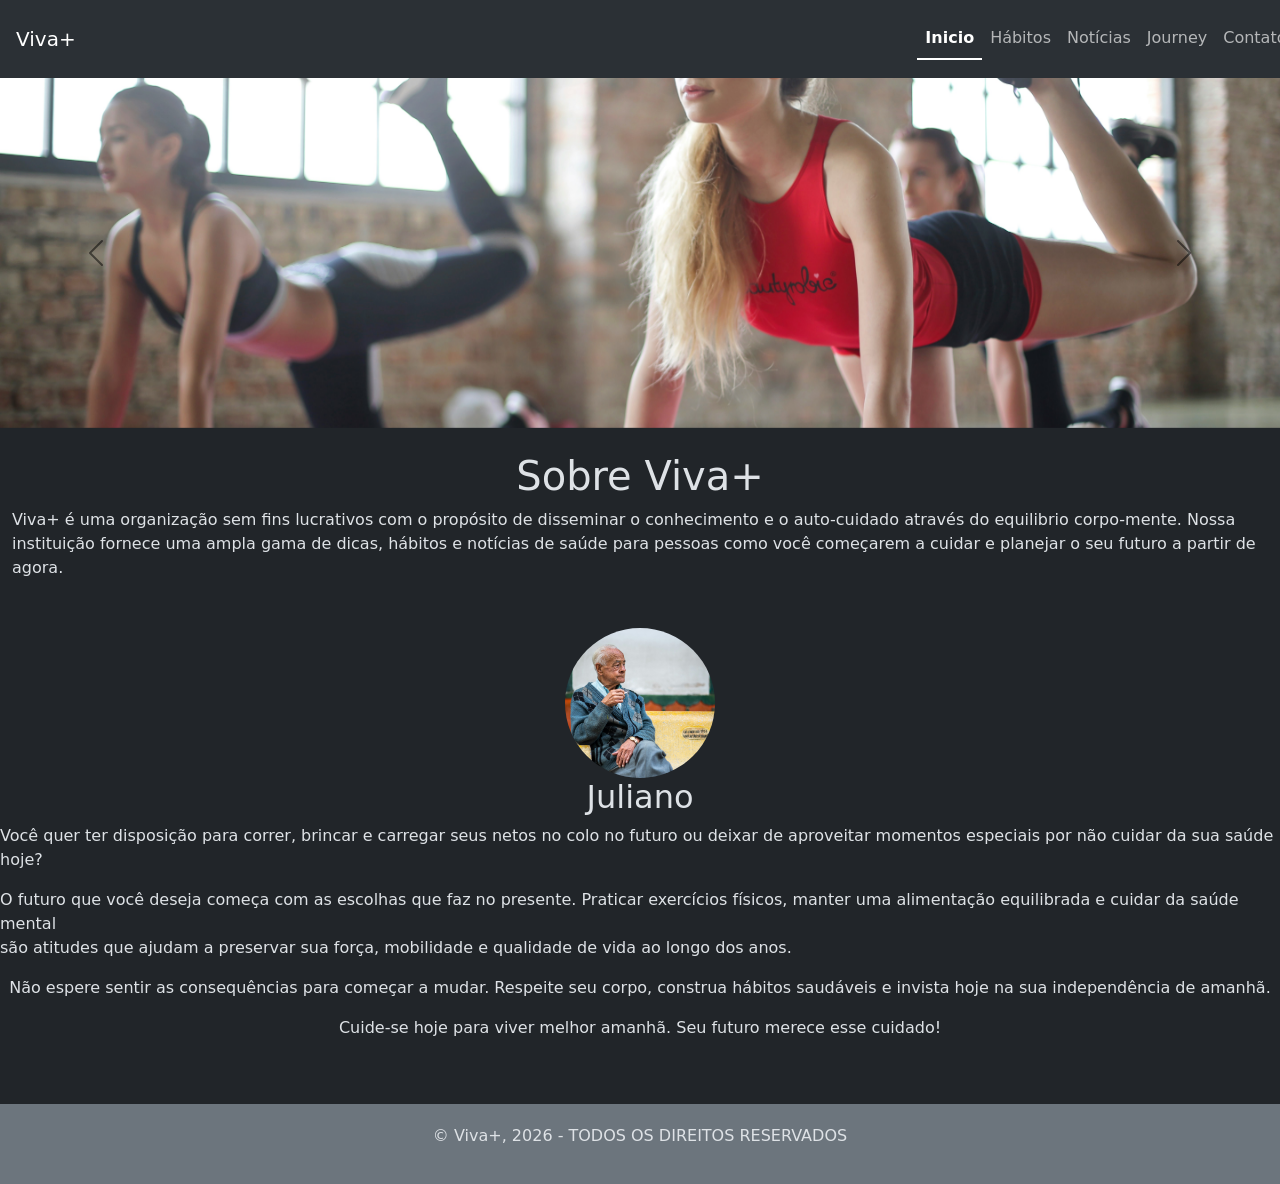
<file: index.html>
<!doctype html>
<html lang="pt-br" data-bs-theme="dark">
  <head>
    <meta charset="UTF-8" />
    <meta name="viewport" content="width=device-width, initial-scale=1.0" />
    <title>Viva+</title>
    <link rel="shortcut icon" href="./img/svg-page.svg" type="image/x-icon">
    <link
      href="https://cdn.jsdelivr.net/npm/bootstrap@5.3.3/dist/css/bootstrap.min.css"
      rel="stylesheet"
      integrity="sha384-QWTKZyjpPEjISv5WaRU9OFeRpok6YctnYmDr5pNlyT2bRjXh0JMhjY6hW+ALEwIH"
      crossorigin="anonymous"
    />
    <link rel="stylesheet" href="./css/global.css" />
    <link rel="stylesheet" href="./css/header.css" />
    <link rel="stylesheet" href="./css/style.css" />
  </head>
  <header>
    <nav class="row navbar nav-underline navbar-expand-lg bg-body-tertiary">
      <div class="col-8 m-3">
        <a class="navbar-brand" href="./index.html">Viva+</a>
      </div>
      <button
        class="navbar-toggler"
        type="button"
        data-bs-toggle="collapse"
        data-bs-target="#navbarNav"
        aria-controls="navbarNav"
        aria-expanded="false"
        aria-label="Toggle navigation"
      >
        <span class="navbar-toggler-icon"></span>
      </button>
      <div class="col-4 collapse navbar-collapse" id="navbarNav">
        <ul class="navbar-nav">
          <li class="nav-item">
            <a class="nav-link active" aria-current="page" href="./index.html">Inicio</a>
          </li>
          <li class="nav-item">
            <a class="nav-link" href="./habitos.html">Hábitos</a>
          </li>
          <li class="nav-item">
            <a class="nav-link" href="./noticias.html">Notícias</a>
          </li>
          <li class="nav-item">
            <a class="nav-link" href="./journey.html">Journey</a>
          </li>
          <li class="nav-item">
            <a class="nav-link" href="./contato.html">Contato</a>
          </li>
        </ul>
      </div>
    </nav>
  </header>
  <main>
    <section class="">
      <div id="carouselExample" class="carousel slide">
        <div class="carousel-inner">
          <div class="carousel-item active">
            <img
              src="./img/exerc-2.jpg"
              class="d-block w-100"
              alt="..."
            />
          </div>
          <div class="carousel-item">
            <img
              src="./img/exerc-1.jpg"
              class="d-block w-100"
              alt="..."
            />
          </div>
          <div class="carousel-item">
            <img
              src="./img/velhice-saude.jpg"
              class="d-block w-100"
              alt="..."
            />
          </div>
        </div>
        <button
          class="carousel-control-prev"
          type="button"
          data-bs-target="#carouselExample"
          data-bs-slide="prev"
        >
          <span class="carousel-control-prev-icon" aria-hidden="true"></span>
          <span class="visually-hidden">Previous</span>
        </button>
        <button
          class="carousel-control-next"
          type="button"
          data-bs-target="#carouselExample"
          data-bs-slide="next"
        >
          <span class="carousel-control-next-icon" aria-hidden="true"></span>
          <span class="visually-hidden">Next</span>
        </button>
      </div>
    </section>
    <section class="container-fluid">
      <div class="d-flex justify-content-center mt-4">
        <h1 class="">Sobre Viva+</h1>
      </div>
      <div>
        <p class="text-align">
          Viva+ é uma organização sem fins lucrativos com o propósito de
          disseminar o conhecimento e o auto-cuidado através do equilibrio
          corpo-mente. Nossa instituição fornece uma ampla gama de dicas,
          hábitos e notícias de saúde para pessoas como você começarem a cuidar
          e planejar o seu futuro a partir de agora.
        </p>
      </div>
    </section>
    <section>
      <div class="d-flex justify-content-center mt-5">
        <div class="d-flex flex-column align-items-center">
          <img class="rounded-circle" src="./img/homem.jpg" alt="">
            <title>Placeholder</title>
            <rect
              width="100%"
              height="100%"
              fill="var(--bs-secondary-color)"
            ></rect>
          </svg>
          <h2 class="fw-normal">Juliano</h2>
          <p class="text-align">
            Você quer ter disposição para correr, brincar e carregar seus netos no colo no futuro ou deixar de aproveitar momentos especiais por não cuidar da sua saúde hoje?
          </p>
          <p class="text-align">
             O futuro que você deseja começa com as escolhas que faz no presente. Praticar exercícios físicos, manter uma alimentação equilibrada e cuidar da saúde mental<br> são atitudes que ajudam a preservar sua força, mobilidade e qualidade de vida ao longo dos anos.

          </p>
          <p class="text-align">
            Não espere sentir as consequências para começar a mudar. Respeite seu corpo, construa hábitos saudáveis e invista hoje na sua independência de amanhã.
          </p>
          <p class="text-align">
              Cuide-se hoje para viver melhor amanhã. Seu futuro merece esse cuidado! 
          </p>
        </div>
      </div>
    </section>
  </main>
  <footer class="mt-5 d-flex align-items-center justify-content-center bg-secondary">
    <div>
      <p>&copy; Viva+, 2026 - TODOS OS DIREITOS RESERVADOS</p>
    </div>
  </footer>
  <body>
    <script
      src="https://cdn.jsdelivr.net/npm/bootstrap@5.3.3/dist/js/bootstrap.bundle.min.js"
      integrity="sha384-YvpcrYf0tY3lHB60NNkmXc5s9fDVZLESaAA55NDzOxhy9GkcIdslK1eN7N6jIeHz"
      crossorigin="anonymous"
    ></script>
  </body>
</html>
</file>
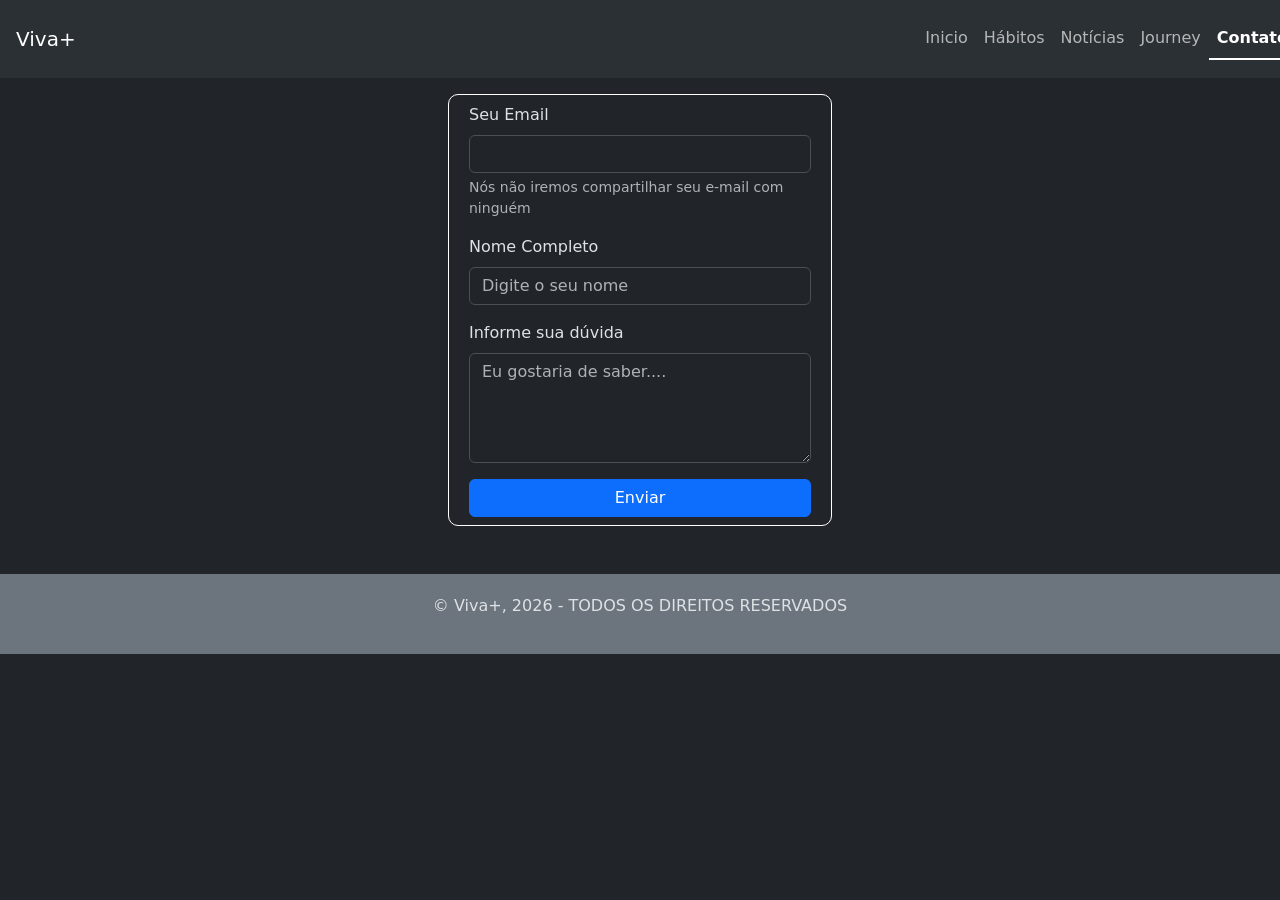
<file: contato.html>
<!doctype html>
<html lang="pt-br" data-bs-theme="dark">
  <head>
    <meta charset="UTF-8" />
    <meta name="viewport" content="width=device-width, initial-scale=1.0" />
    <title>Viva+ | Contato</title>
    <link rel="shortcut icon" href="./img/svg-page.svg" type="image/x-icon">
    <link
      href="https://cdn.jsdelivr.net/npm/bootstrap@5.3.3/dist/css/bootstrap.min.css"
      rel="stylesheet"
      integrity="sha384-QWTKZyjpPEjISv5WaRU9OFeRpok6YctnYmDr5pNlyT2bRjXh0JMhjY6hW+ALEwIH"
      crossorigin="anonymous"
    />
    <link rel="stylesheet" href="./css/global.css" />
    <link rel="stylesheet" href="./css/header.css" />
    <link rel="stylesheet" href="./css/style.css" />
  </head>
  <header>
    <nav class="row navbar nav-underline navbar-expand-lg bg-body-tertiary">
      <div class="col-8 m-3">
        <a class="navbar-brand" href="./index.html">Viva+</a>
      </div>
      <button
        class="navbar-toggler"
        type="button"
        data-bs-toggle="collapse"
        data-bs-target="#navbarNav"
        aria-controls="navbarNav"
        aria-expanded="false"
        aria-label="Toggle navigation"
      >
        <span class="navbar-toggler-icon"></span>
      </button>
      <div class="col-4 collapse navbar-collapse" id="navbarNav">
        <ul class="navbar-nav">
          <li class="nav-item">
            <a class="nav-link" aria-current="page" href="./index.html"
              >Inicio</a
            >
          </li>
          <li class="nav-item">
            <a class="nav-link" href="./habitos.html">Hábitos</a>
          </li>
          <li class="nav-item">
            <a class="nav-link" href="./noticias.html">Notícias</a>
          </li>
          <li class="nav-item">
            <a class="nav-link" href="./journey.html">Journey</a>
          </li>
          <li class="nav-item">
            <a class="nav-link active" href="./contato.html">Contato</a>
          </li>
        </ul>
      </div>
    </nav>
  </header>
  <main>
    <section>
      <div class="div-formulario d-flex justify-content-center align-items-center container-fluid mt-3">
        <form class="m-2">
          <div class="mb-3">
            <label for="exampleInputEmail1" class="form-label"
              >Seu Email</label
            >
            <input
              type="email"
              class="form-control"
              id="exampleInputEmail1"
              aria-describedby="emailHelp"
            />
            <div id="emailHelp" class="form-text">
              Nós não iremos compartilhar seu e-mail com ninguém
            </div>
          </div>
          <div class="mb-3">
            <label for="nome" class="form-label">Nome Completo</label>
            <input
              type="text"
              class="form-control"
              id="nome"
              name="nome"
              placeholder="Digite o seu nome"
            />
          </div>
          <div class="mb-3">
            <label for="descricao" class="form-label">Informe sua dúvida</label>
            <textarea
              class="form-control"
              id="descricao"
              name="descricao"
              rows="4"
              placeholder="Eu gostaria de saber...."
            ></textarea>
          </div>
          <button type="submit" class="btn btn-primary w-100">Enviar</button>
        </form>
      </div>
    </section>
  </main>
  <footer class="mt-5 d-flex align-items-center justify-content-center bg-secondary">
    <div>
      <p>&copy; Viva+, 2026 - TODOS OS DIREITOS RESERVADOS</p>
    </div>
  </footer>
  <body>
    <script
      src="https://cdn.jsdelivr.net/npm/bootstrap@5.3.3/dist/js/bootstrap.bundle.min.js"
      integrity="sha384-YvpcrYf0tY3lHB60NNkmXc5s9fDVZLESaAA55NDzOxhy9GkcIdslK1eN7N6jIeHz"
      crossorigin="anonymous"
    ></script>
  </body>
</html>
</file>
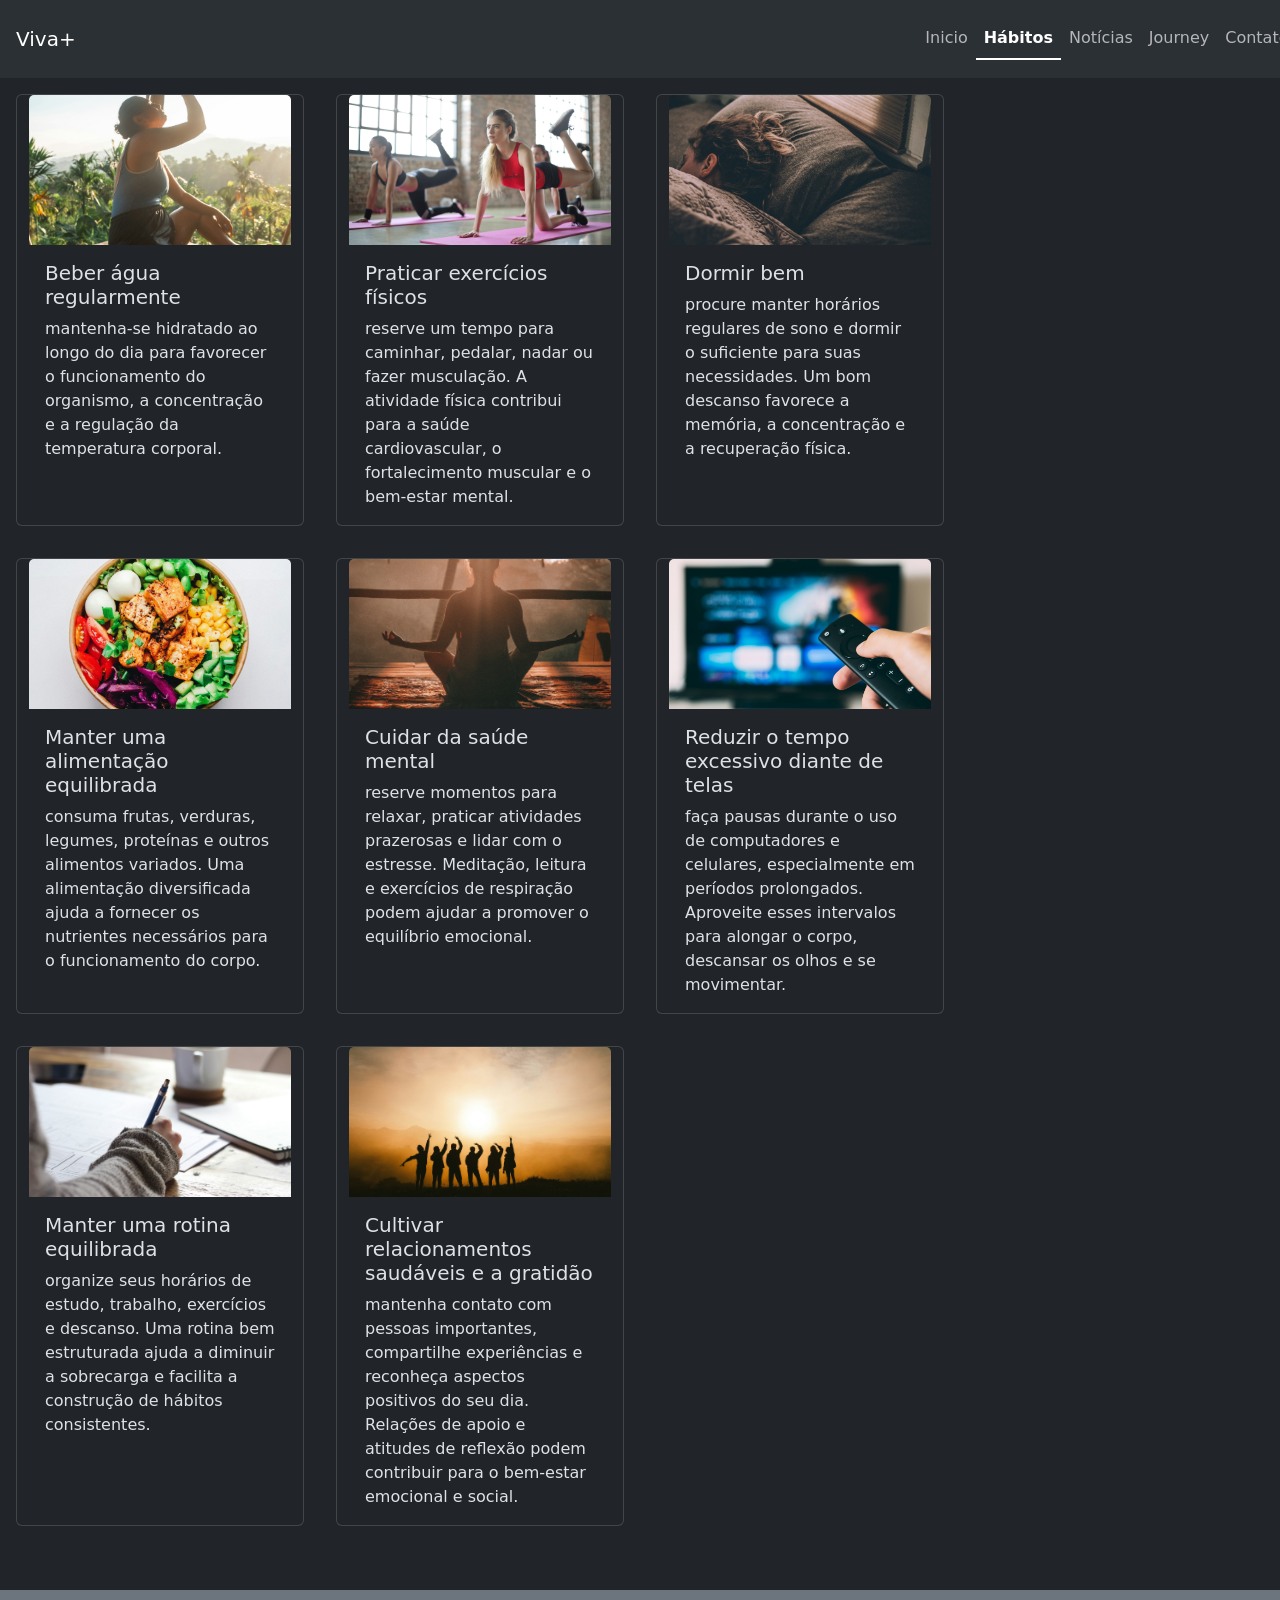
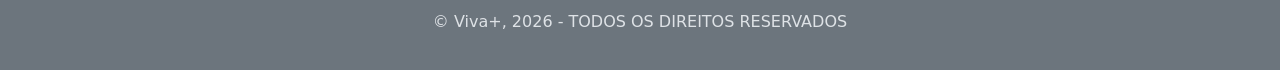
<file: habitos.html>
<!doctype html>
<html lang="pt-br" data-bs-theme="dark">
  <head>
    <meta charset="UTF-8" />
    <meta name="viewport" content="width=device-width, initial-scale=1.0" />
    <title>Viva+ | Hábitos</title>
    <link rel="shortcut icon" href="./img/svg-page.svg" type="image/x-icon">
    <link
      href="https://cdn.jsdelivr.net/npm/bootstrap@5.3.3/dist/css/bootstrap.min.css"
      rel="stylesheet"
      integrity="sha384-QWTKZyjpPEjISv5WaRU9OFeRpok6YctnYmDr5pNlyT2bRjXh0JMhjY6hW+ALEwIH"
      crossorigin="anonymous"
    />
    <link rel="stylesheet" href="./css/global.css" />
    <link rel="stylesheet" href="./css/header.css" />
    <link rel="stylesheet" href="./css/style.css" />
  </head>
  <header>
    <nav class="row navbar nav-underline navbar-expand-lg bg-body-tertiary">
      <div class="col-8 m-3">
        <a class="navbar-brand" href="./index.html">Viva+</a>
      </div>
      <button
        class="navbar-toggler"
        type="button"
        data-bs-toggle="collapse"
        data-bs-target="#navbarNav"
        aria-controls="navbarNav"
        aria-expanded="false"
        aria-label="Toggle navigation"
      >
        <span class="navbar-toggler-icon"></span>
      </button>
      <div class="col-4 collapse navbar-collapse" id="navbarNav">
        <ul class="navbar-nav">
          <li class="nav-item">
            <a class="nav-link" aria-current="page" href="./index.html">Inicio</a>
          </li>
          <li class="nav-item">
            <a class="nav-link active" href="./habitos.html">Hábitos</a>
          </li>
          <li class="nav-item">
            <a class="nav-link" href="./noticias.html">Notícias</a>
          </li>
          <li class="nav-item">
            <a class="nav-link" href="./journey.html">Journey</a>
          </li>
          <li class="nav-item">
            <a class="nav-link" href="./contato.html">Contato</a>
          </li>
        </ul>
      </div>
    </nav>
  </header>
  <main>
    <section>
      <div class="row container-fluid">
        <div class="card col-4 m-3" style="width: 18rem">
          <img src="./img/habitos/agua.jpg" class="card-img-top" alt="..." />
          <div class="card-body">
            <h5 class="card-title">Beber água regularmente</h5>
            <p class="card-text">
              mantenha-se hidratado ao longo do dia para favorecer o funcionamento do organismo, a concentração e a regulação da temperatura corporal.
            </p>
          </div>
        </div>
        <div class="card col-4 m-3" style="width: 18rem">
          <img src="./img/exerc-2.jpg" class="card-img-top" alt="..." />
          <div class="card-body">
            <h5 class="card-title">Praticar exercícios físicos</h5>
            <p class="card-text">
             reserve um tempo para caminhar, pedalar, nadar ou fazer musculação. A atividade física contribui para a saúde cardiovascular, o fortalecimento muscular e o bem-estar mental.
            </p>
          </div>
        </div>
        <div class="card col-4 m-3" style="width: 18rem">
          <img src="./img/habitos/dormir.jpg" class="card-img-top" alt="..." />
          <div class="card-body">
            <h5 class="card-title">Dormir bem</h5>
            <p class="card-text">
              procure manter horários regulares de sono e dormir o suficiente para suas necessidades. Um bom descanso favorece a memória, a concentração e a recuperação física.
            </p>
          </div>
        </div>
        <div class="card col-4 m-3" style="width: 18rem">
          <img src="./img/habitos/alimentacao.jpg" class="card-img-top" alt="..." />
          <div class="card-body">
            <h5 class="card-title">Manter uma alimentação equilibrada</h5>
            <p class="card-text">
              consuma frutas, verduras, legumes, proteínas e outros alimentos variados. Uma alimentação diversificada ajuda a fornecer os nutrientes necessários para o funcionamento do corpo.
            </p>
          </div>
        </div>
        <div class="card col-4 m-3" style="width: 18rem">
          <img src="./img/habitos/meditacao.jpg" class="card-img-top" alt="..." />
          <div class="card-body">
            <h5 class="card-title">Cuidar da saúde mental</h5>
            <p class="card-text">
              reserve momentos para relaxar, praticar atividades prazerosas e lidar com o estresse. Meditação, leitura e exercícios de respiração podem ajudar a promover o equilíbrio emocional.
            </p>
          </div>
        </div>
        <div class="card col-4 m-3" style="width: 18rem">
          <img src="./img/habitos/tv.jpg" class="card-img-top" alt="..." />
          <div class="card-body">
            <h5 class="card-title">Reduzir o tempo excessivo diante de telas</h5>
            <p class="card-text">
              faça pausas durante o uso de computadores e celulares, especialmente em períodos prolongados. Aproveite esses intervalos para alongar o corpo, descansar os olhos e se movimentar.
            </p>
          </div>
        </div>
        <div class="card col-4 m-3" style="width: 18rem">
          <img src="./img/habitos/estudo.jpg" class="card-img-top" alt="..." />
          <div class="card-body">
            <h5 class="card-title">Manter uma rotina equilibrada</h5>
            <p class="card-text">
              organize seus horários de estudo, trabalho, exercícios e descanso. Uma rotina bem estruturada ajuda a diminuir a sobrecarga e facilita a construção de hábitos consistentes.
            </p>
          </div>
        </div>
        <div class="card col-4 m-3" style="width: 18rem">
          <img src="./img/habitos/amizades.jpg" class="card-img-top" alt="..." />
          <div class="card-body">
            <h5 class="card-title">Cultivar relacionamentos saudáveis e a gratidão</h5>
            <p class="card-text">
              mantenha contato com pessoas importantes, compartilhe experiências e reconheça aspectos positivos do seu dia. Relações de apoio e atitudes de reflexão podem contribuir para o bem-estar emocional e social.
            </p>
          </div>
        </div>
      </div>
    </section>
  </main>
  <footer class="mt-5 d-flex align-items-center justify-content-center bg-secondary">
    <div>
      <p>&copy; Viva+, 2026 - TODOS OS DIREITOS RESERVADOS</p>
    </div>
  </footer>
  <body>
    <script
      src="https://cdn.jsdelivr.net/npm/bootstrap@5.3.3/dist/js/bootstrap.bundle.min.js"
      integrity="sha384-YvpcrYf0tY3lHB60NNkmXc5s9fDVZLESaAA55NDzOxhy9GkcIdslK1eN7N6jIeHz"
      crossorigin="anonymous"
    ></script>
  </body>
</html>
</file>
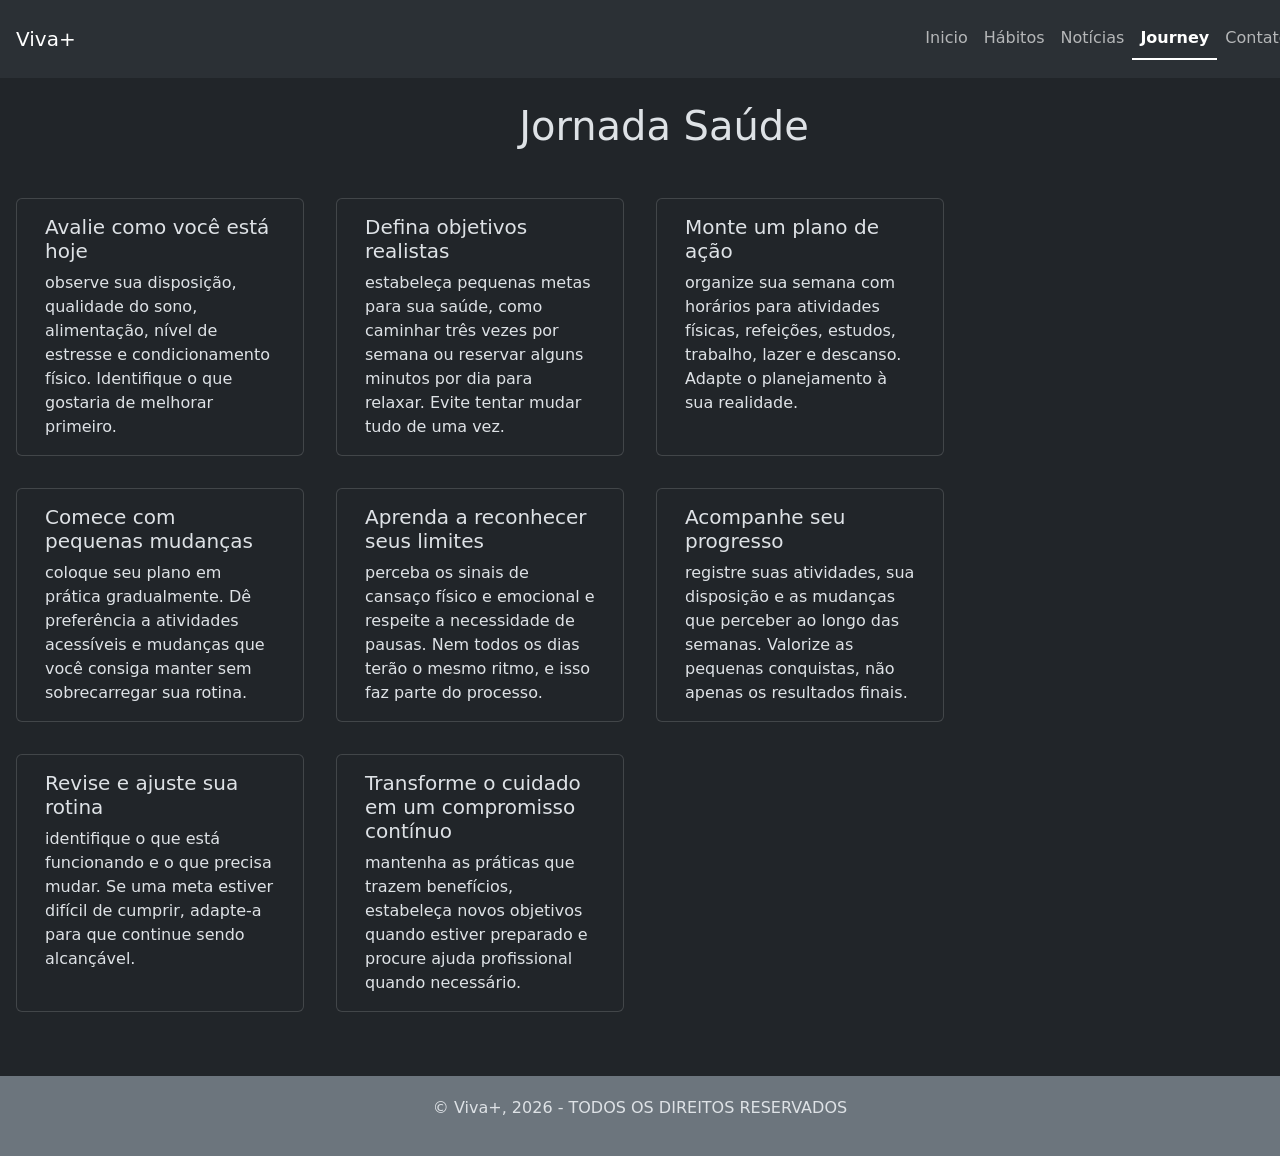
<file: journey.html>
<!doctype html>
<html lang="pt-br" data-bs-theme="dark">
  <head>
    <meta charset="UTF-8" />
    <meta name="viewport" content="width=device-width, initial-scale=1.0" />
    <title>Viva+ | Journey</title>
    <link rel="shortcut icon" href="./img/svg-page.svg" type="image/x-icon">
    <link
      href="https://cdn.jsdelivr.net/npm/bootstrap@5.3.3/dist/css/bootstrap.min.css"
      rel="stylesheet"
      integrity="sha384-QWTKZyjpPEjISv5WaRU9OFeRpok6YctnYmDr5pNlyT2bRjXh0JMhjY6hW+ALEwIH"
      crossorigin="anonymous"
    />
    <link rel="stylesheet" href="./css/global.css" />
    <link rel="stylesheet" href="./css/header.css" />
    <link rel="stylesheet" href="./css/style.css" />
  </head>
  <header>
    <nav class="row navbar nav-underline navbar-expand-lg bg-body-tertiary">
      <div class="col-8 m-3">
        <a class="navbar-brand" href="./index.html">Viva+</a>
      </div>
      <button
        class="navbar-toggler"
        type="button"
        data-bs-toggle="collapse"
        data-bs-target="#navbarNav"
        aria-controls="navbarNav"
        aria-expanded="false"
        aria-label="Toggle navigation"
      >
        <span class="navbar-toggler-icon"></span>
      </button>
      <div class="col-4 collapse navbar-collapse" id="navbarNav">
        <ul class="navbar-nav">
          <li class="nav-item">
            <a class="nav-link" aria-current="page" href="./index.html">Inicio</a>
          </li>
          <li class="nav-item">
            <a class="nav-link" href="./habitos.html">Hábitos</a>
          </li>
          <li class="nav-item">
            <a class="nav-link" href="./noticias.html">Notícias</a>
          </li>
          <li class="nav-item">
            <a class="nav-link active" href="./journey.html">Journey</a>
          </li>
          <li class="nav-item">
            <a class="nav-link" href="./contato.html">Contato</a>
          </li>
        </ul>
      </div>
    </nav>
  </header>
<main>
    <section>
    <div class="container-fluid d-flex justify-content-center m-4">
        <h1>Jornada Saúde</h1>
    </div>
      <div class="row container-fluid">
        <div class="card col-4 m-3" style="width: 18rem">
          <div class="card-body">
            <h5 class="card-title">Avalie como você está hoje</h5>
            <p class="card-text">
              observe sua disposição, qualidade do sono, alimentação, nível de estresse e condicionamento físico. Identifique o que gostaria de melhorar primeiro.
            </p>
          </div>
        </div>
        <div class="card col-4 m-3" style="width: 18rem">
          <div class="card-body">
            <h5 class="card-title">Defina objetivos realistas</h5>
            <p class="card-text">
              estabeleça pequenas metas para sua saúde, como caminhar três vezes por semana ou reservar alguns minutos por dia para relaxar. Evite tentar mudar tudo de uma vez.
            </p>
          </div>
        </div>
        <div class="card col-4 m-3" style="width: 18rem">
          <div class="card-body">
            <h5 class="card-title">Monte um plano de ação</h5>
            <p class="card-text">
              organize sua semana com horários para atividades físicas, refeições, estudos, trabalho, lazer e descanso. Adapte o planejamento à sua realidade.
            </p>
          </div>
        </div>
        <div class="card col-4 m-3" style="width: 18rem">
          <div class="card-body">
            <h5 class="card-title">Comece com pequenas mudanças</h5>
            <p class="card-text">
              coloque seu plano em prática gradualmente. Dê preferência a atividades acessíveis e mudanças que você consiga manter sem sobrecarregar sua rotina.
            </p>
          </div>
        </div>
        <div class="card col-4 m-3" style="width: 18rem">
          <div class="card-body">
            <h5 class="card-title">Aprenda a reconhecer seus limites</h5>
            <p class="card-text">
              perceba os sinais de cansaço físico e emocional e respeite a necessidade de pausas. Nem todos os dias terão o mesmo ritmo, e isso faz parte do processo.
            </p>
          </div>
        </div>
        <div class="card col-4 m-3" style="width: 18rem">
          <div class="card-body">
            <h5 class="card-title">Acompanhe seu progresso</h5>
            <p class="card-text">
              registre suas atividades, sua disposição e as mudanças que perceber ao longo das semanas. Valorize as pequenas conquistas, não apenas os resultados finais.
            </p>
          </div>
        </div>
        <div class="card col-4 m-3" style="width: 18rem">
          <div class="card-body">
            <h5 class="card-title">Revise e ajuste sua rotina</h5>
            <p class="card-text">
              identifique o que está funcionando e o que precisa mudar. Se uma meta estiver difícil de cumprir, adapte-a para que continue sendo alcançável.
            </p>
          </div>
        </div>
        <div class="card col-4 m-3" style="width: 18rem">
          <div class="card-body">
            <h5 class="card-title">Transforme o cuidado em um compromisso contínuo</h5>
            <p class="card-text">
              mantenha as práticas que trazem benefícios, estabeleça novos objetivos quando estiver preparado e procure ajuda profissional quando necessário.
            </p>
          </div>
        </div>
      </div>
    </section>
  </main>

  <footer class="mt-5 d-flex align-items-center justify-content-center bg-secondary">
    <div>
      <p>&copy; Viva+, 2026 - TODOS OS DIREITOS RESERVADOS</p>
    </div>
  </footer>
  <body>
    <script
      src="https://cdn.jsdelivr.net/npm/bootstrap@5.3.3/dist/js/bootstrap.bundle.min.js"
      integrity="sha384-YvpcrYf0tY3lHB60NNkmXc5s9fDVZLESaAA55NDzOxhy9GkcIdslK1eN7N6jIeHz"
      crossorigin="anonymous"
    ></script>
  </body>
</html>
</file>
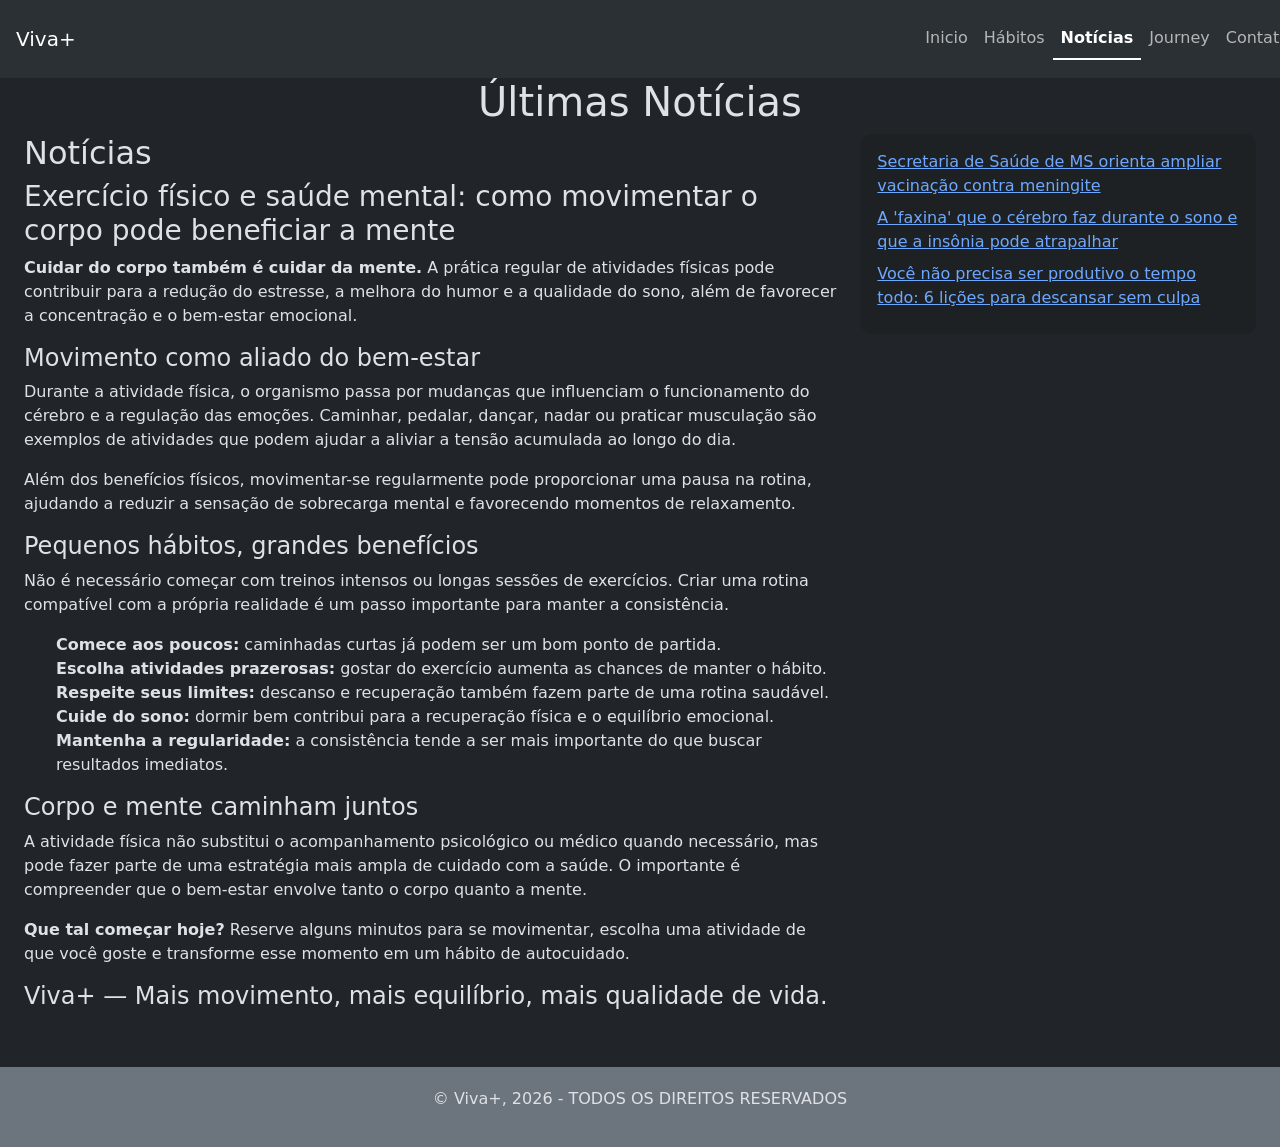
<file: noticias.html>
<!doctype html>
<html lang="pt-br" data-bs-theme="dark">
  <head>
    <meta charset="UTF-8" />
    <meta name="viewport" content="width=device-width, initial-scale=1.0" />
    <title>Viva+ | Notícias</title>
    <link rel="shortcut icon" href="./img/svg-page.svg" type="image/x-icon">
    <link
      href="https://cdn.jsdelivr.net/npm/bootstrap@5.3.3/dist/css/bootstrap.min.css"
      rel="stylesheet"
      integrity="sha384-QWTKZyjpPEjISv5WaRU9OFeRpok6YctnYmDr5pNlyT2bRjXh0JMhjY6hW+ALEwIH"
      crossorigin="anonymous"
    />
    <link rel="stylesheet" href="./css/global.css" />
    <link rel="stylesheet" href="./css/header.css" />
    <link rel="stylesheet" href="./css/style.css" />
  </head>
  <header>
    <nav class="row navbar nav-underline navbar-expand-lg bg-body-tertiary">
      <div class="col-8 m-3">
        <a class="navbar-brand" href="./index.html">Viva+</a>
      </div>
      <button
        class="navbar-toggler"
        type="button"
        data-bs-toggle="collapse"
        data-bs-target="#navbarNav"
        aria-controls="navbarNav"
        aria-expanded="false"
        aria-label="Toggle navigation"
      >
        <span class="navbar-toggler-icon"></span>
      </button>
      <div class="col-4 collapse navbar-collapse" id="navbarNav">
        <ul class="navbar-nav">
          <li class="nav-item">
            <a class="nav-link" aria-current="page" href="./index.html"
              >Inicio</a
            >
          </li>
          <li class="nav-item">
            <a class="nav-link" href="./habitos.html">Hábitos</a>
          </li>
          <li class="nav-item">
            <a class="nav-link active" href="./noticias.html">Notícias</a>
          </li>
          <li class="nav-item">
            <a class="nav-link" href="./journey.html">Journey</a>
          </li>
          <li class="nav-item">
            <a class="nav-link" href="./contato.html">Contato</a>
          </li>
        </ul>
      </div>
    </nav>
  </header>
  <main>
    <section>
      <div class="container-fluid d-flex justify-content-center">
        <h1>Últimas Notícias</h1>
      </div>
      <div class="container-fluid row m-auto">
        <article class="col-md-8">
          <h2>Notícias</h2>
          <h3>
            Exercício físico e saúde mental: como movimentar o corpo pode
            beneficiar a mente
          </h3>

          <p>
            <strong>Cuidar do corpo também é cuidar da mente.</strong> A prática
            regular de atividades físicas pode contribuir para a redução do
            estresse, a melhora do humor e a qualidade do sono, além de
            favorecer a concentração e o bem-estar emocional.
          </p>

          <h4>Movimento como aliado do bem-estar</h3>

          <p>
            Durante a atividade física, o organismo passa por mudanças que
            influenciam o funcionamento do cérebro e a regulação das emoções.
            Caminhar, pedalar, dançar, nadar ou praticar musculação são exemplos
            de atividades que podem ajudar a aliviar a tensão acumulada ao longo
            do dia.
          </p>

          <p>
            Além dos benefícios físicos, movimentar-se regularmente pode
            proporcionar uma pausa na rotina, ajudando a reduzir a sensação de
            sobrecarga mental e favorecendo momentos de relaxamento.
          </p>

          <h4>Pequenos hábitos, grandes benefícios</h3>

          <p>
            Não é necessário começar com treinos intensos ou longas sessões de
            exercícios. Criar uma rotina compatível com a própria realidade é um
            passo importante para manter a consistência.
          </p>

          <ul>
            <li>
              <strong>Comece aos poucos:</strong> caminhadas curtas já podem ser
              um bom ponto de partida.
            </li>
            <li>
              <strong>Escolha atividades prazerosas:</strong> gostar do
              exercício aumenta as chances de manter o hábito.
            </li>
            <li>
              <strong>Respeite seus limites:</strong> descanso e recuperação
              também fazem parte de uma rotina saudável.
            </li>
            <li>
              <strong>Cuide do sono:</strong> dormir bem contribui para a
              recuperação física e o equilíbrio emocional.
            </li>
            <li>
              <strong>Mantenha a regularidade:</strong> a consistência tende a
              ser mais importante do que buscar resultados imediatos.
            </li>
          </ul>

          <h4>Corpo e mente caminham juntos</h3>

          <p>
            A atividade física não substitui o acompanhamento psicológico ou
            médico quando necessário, mas pode fazer parte de uma estratégia
            mais ampla de cuidado com a saúde. O importante é compreender que o
            bem-estar envolve tanto o corpo quanto a mente.
          </p>

          <p>
            <strong>Que tal começar hoje?</strong> Reserve alguns minutos para
            se movimentar, escolha uma atividade de que você goste e transforme
            esse momento em um hábito de autocuidado.
          </p>

          <h4>
            Viva+ — Mais movimento, mais equilíbrio, mais qualidade de vida.
          </h3>
        </article>
        <aside class="col-md-4">
          <div class="position-sticky" style="top: 20px">
            <ul class="p-3">
              <li class="mb-2"><a class="text-start" href="#">Secretaria de Saúde de MS orienta ampliar vacinação contra meningite </a></li>
              <li class="mb-2"><a href="#">A 'faxina' que o cérebro faz durante o sono e que a insônia pode atrapalhar</a></li>
              <li class="mb-2"><a href="#">Você não precisa ser produtivo o tempo todo: 6 lições para descansar sem culpa</a></li>
            </ul>
          </div>
        </aside>
      </div>
    </section>
  </main>
  <footer class="mt-5 d-flex align-items-center justify-content-center bg-secondary">
    <div>
      <p>&copy; Viva+, 2026 - TODOS OS DIREITOS RESERVADOS</p>
    </div>
  </footer>
  <body>
    <script
      src="https://cdn.jsdelivr.net/npm/bootstrap@5.3.3/dist/js/bootstrap.bundle.min.js"
      integrity="sha384-YvpcrYf0tY3lHB60NNkmXc5s9fDVZLESaAA55NDzOxhy9GkcIdslK1eN7N6jIeHz"
      crossorigin="anonymous"
    ></script>
  </body>
</html>
</file>
<file: css/global.css>
html,
body {
    margin: 0;
    padding: 0;
}

* {
    box-sizing: border-box;
}
</file>
<file: css/header.css>

</file>
<file: css/style.css>
#carouselExample {
    max-width: 100%;
    margin: 0 auto;
}

#carouselExample .carousel-item img {
    width: 100%;
    height: 350px;
    object-fit: cover;
}   

footer {
    width: 100%;
    height: 80px;
}

img {
    object-fit: cover;
}

ul li {
    list-style: none;
}

img.rounded-circle {
    width: 150px;
    height: 150px;
}

img.card-img-top {
    width: 100%;
    height: 150px;
}

div.card:hover{
    scale: 1.1;
}

div.position-sticky {
    width: 100%;
    height: auto;
    border-radius: 10px;
    background-color: rgba(0, 0, 0, 0.1);
}

div.div-formulario {
    border: 1px solid white;
    border-radius: 10px;
    height: 100%;
    width: 30%;
}
</file>
